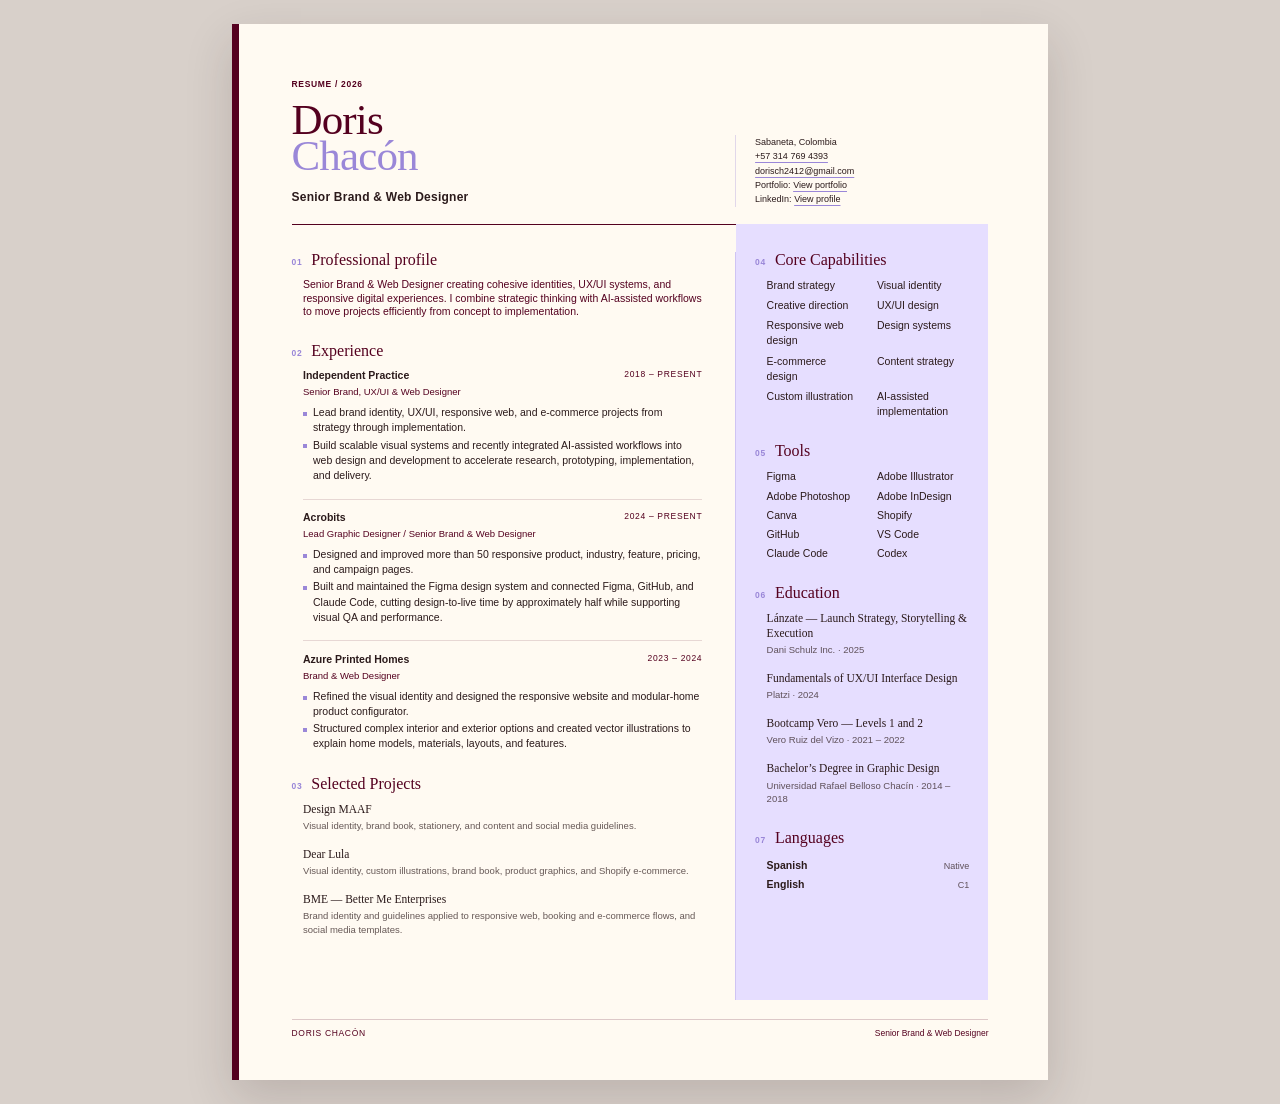
<file: index.html>
<!doctype html>
<html lang="en">
<head>
  <meta charset="utf-8">
  <meta name="viewport" content="width=device-width, initial-scale=1">
  <meta name="description" content="Resume of Doris Chacón, Senior Brand and Web Designer.">
  <title>Doris Chacón | Senior Brand &amp; Web Designer</title>
  <link rel="stylesheet" href="styles.css">
</head>
<body>
  <main class="resume" aria-labelledby="resume-name">
    <header class="resume-header">
      <div class="header-main">
        <p class="eyebrow">Resume / 2026</p>
        <h1 id="resume-name">Doris<br><span>Chacón</span></h1>
        <p class="role">Senior Brand &amp; Web Designer</p>
      </div>
      <address class="contact-list" aria-label="Contact information">
        <p>Sabaneta, Colombia</p>
        <p><a href="tel:+573147694393">+57 314 769 4393</a></p>
        <p><a href="mailto:dorisch2412@gmail.com">dorisch2412@gmail.com</a></p>
        <p>Portfolio: <a href="https://canva.link/eq16epe83hhs2fm">View portfolio</a></p>
        <p>LinkedIn: <a href="https://www.linkedin.com/in/doris-chacón">View profile</a></p>
      </address>
    </header>

    <div class="resume-grid">
      <div class="main-column">
        <section class="section profile" aria-labelledby="profile-heading">
          <div class="section-heading"><span class="section-index">01</span><h2 id="profile-heading">Professional profile</h2></div>
          <div class="section-content"><p class="profile-copy">Senior Brand &amp; Web Designer creating cohesive identities, UX/UI systems, and responsive digital experiences. I combine strategic thinking with AI-assisted workflows to move projects efficiently from concept to implementation.</p></div>
        </section>

        <section class="section experience" aria-labelledby="experience-heading">
          <div class="section-heading"><span class="section-index">02</span><h2 id="experience-heading">Experience</h2></div>
          <div class="section-content">
            <article class="experience-item">
              <div class="entry-header"><div><h3>Independent Practice</h3><p class="job-title">Senior Brand, UX/UI &amp; Web Designer</p></div><p class="date">2018 – PRESENT</p></div>
              <ul>
                <li>Lead brand identity, UX/UI, responsive web, and e-commerce projects from strategy through implementation.</li>
                <li>Build scalable visual systems and recently integrated AI-assisted workflows into web design and development to accelerate research, prototyping, implementation, and delivery.</li>
              </ul>
            </article>
            <article class="experience-item">
              <div class="entry-header"><div><h3>Acrobits</h3><p class="job-title">Lead Graphic Designer / Senior Brand &amp; Web Designer</p></div><p class="date">2024 – PRESENT</p></div>
              <ul>
                <li>Designed and improved more than 50 responsive product, industry, feature, pricing, and campaign pages.</li>
                <li>Built and maintained the Figma design system and connected Figma, GitHub, and Claude Code, cutting design-to-live time by approximately half while supporting visual QA and performance.</li>
              </ul>
            </article>
            <article class="experience-item">
              <div class="entry-header"><div><h3>Azure Printed Homes</h3><p class="job-title">Brand &amp; Web Designer</p></div><p class="date">2023 – 2024</p></div>
              <ul>
                <li>Refined the visual identity and designed the responsive website and modular-home product configurator.</li>
                <li>Structured complex interior and exterior options and created vector illustrations to explain home models, materials, layouts, and features.</li>
              </ul>
            </article>
          </div>
        </section>

        <section class="section projects" aria-labelledby="projects-heading">
          <div class="section-heading"><span class="section-index">03</span><h2 id="projects-heading">Selected Projects</h2></div>
          <div class="section-content">
            <article class="compact-item"><h3>Design MAAF</h3><p>Visual identity, brand book, stationery, and content and social media guidelines.</p></article>
            <article class="compact-item"><h3>Dear Lula</h3><p>Visual identity, custom illustrations, brand book, product graphics, and Shopify e-commerce.</p></article>
            <article class="compact-item"><h3>BME — Better Me Enterprises</h3><p>Brand identity and guidelines applied to responsive web, booking and e-commerce flows, and social media templates.</p></article>
          </div>
        </section>
      </div>

      <aside class="side-column" aria-label="Additional qualifications">
        <section class="section" aria-labelledby="capabilities-heading">
          <div class="section-heading"><span class="section-index">04</span><h2 id="capabilities-heading">Core Capabilities</h2></div>
          <div class="section-content"><ul class="capability-list">
            <li>Brand strategy</li><li>Visual identity</li><li>Creative direction</li><li>UX/UI design</li><li>Responsive web design</li><li>Design systems</li><li>E-commerce design</li><li>Content strategy</li><li>Custom illustration</li><li>AI-assisted implementation</li>
          </ul></div>
        </section>

        <section class="section" aria-labelledby="tools-heading">
          <div class="section-heading"><span class="section-index">05</span><h2 id="tools-heading">Tools</h2></div>
          <div class="section-content"><ul class="tools-list">
            <li>Figma</li><li>Adobe Illustrator</li><li>Adobe Photoshop</li><li>Adobe InDesign</li><li>Canva</li><li>Shopify</li><li>GitHub</li><li>VS Code</li><li>Claude Code</li><li>Codex</li>
          </ul></div>
        </section>

        <section class="section" aria-labelledby="education-heading">
          <div class="section-heading"><span class="section-index">06</span><h2 id="education-heading">Education</h2></div>
          <div class="section-content">
            <article class="compact-item"><h3>Lánzate — Launch Strategy, Storytelling &amp; Execution</h3><p>Dani Schulz Inc. · 2025</p></article>
            <article class="compact-item"><h3>Fundamentals of UX/UI Interface Design</h3><p>Platzi · 2024</p></article>
            <article class="compact-item"><h3>Bootcamp Vero — Levels 1 and 2</h3><p>Vero Ruiz del Vizo · 2021 – 2022</p></article>
            <article class="compact-item"><h3>Bachelor’s Degree in Graphic Design</h3><p>Universidad Rafael Belloso Chacín · 2014 – 2018</p></article>
          </div>
        </section>

        <section class="section languages" aria-labelledby="languages-heading">
          <div class="section-heading"><span class="section-index">07</span><h2 id="languages-heading">Languages</h2></div>
          <div class="section-content language-list"><p><strong>Spanish</strong><span>Native</span></p><p><strong>English</strong><span>C1</span></p></div>
        </section>
      </aside>
    </div>
    <footer class="resume-footer">Doris Chacón <span>Senior Brand &amp; Web Designer</span></footer>
  </main>
</body>
</html>
</file>
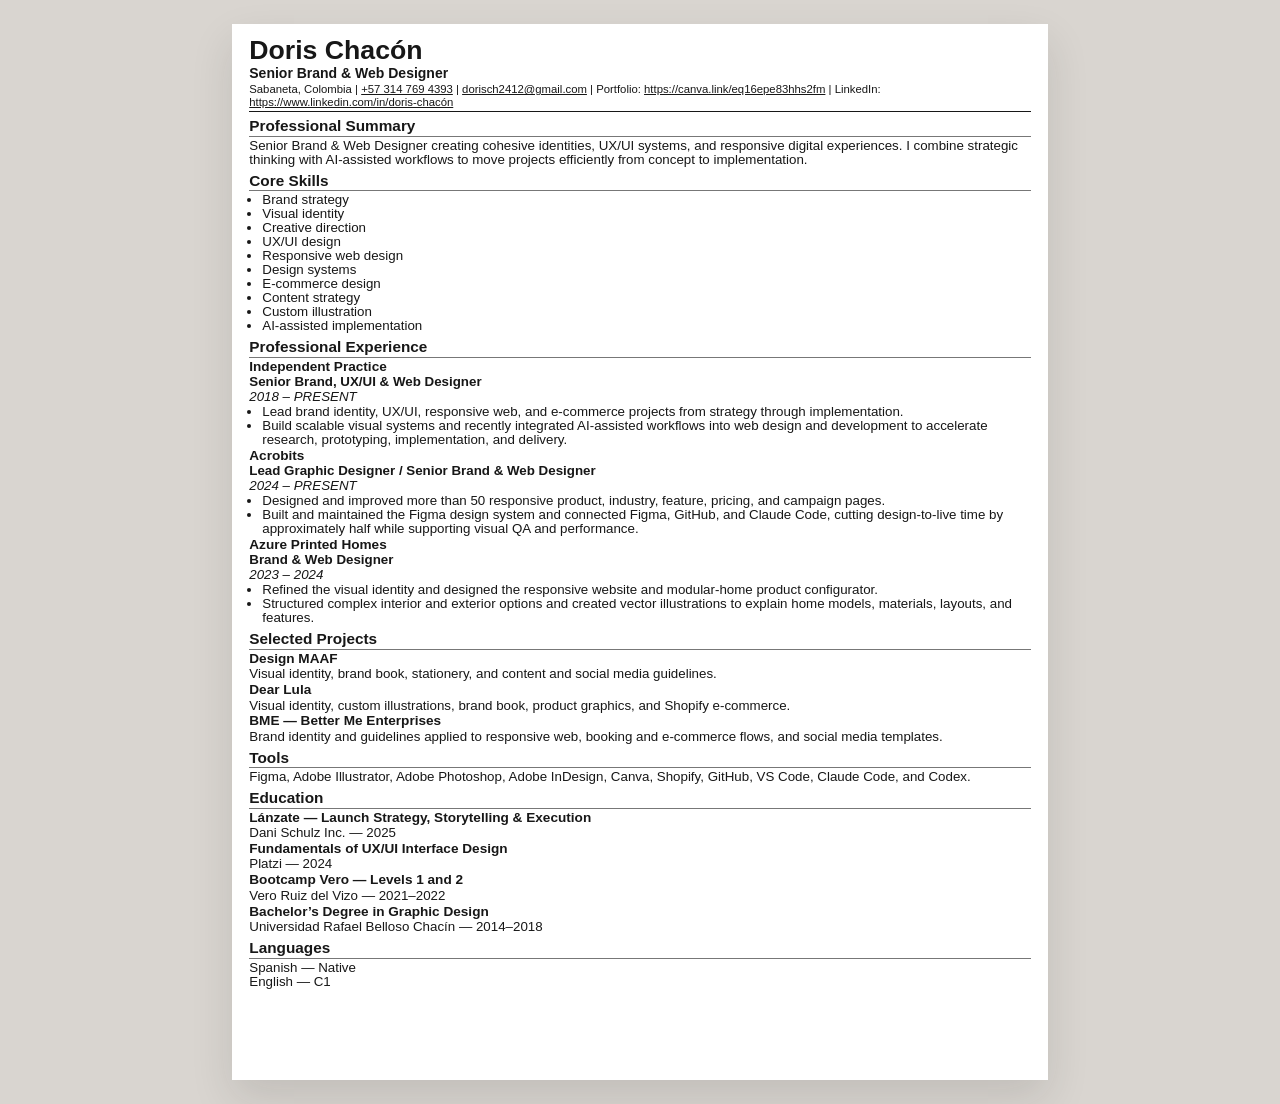
<file: ats.html>
<!doctype html>
<html lang="en">
<head>
  <meta charset="utf-8">
  <meta name="viewport" content="width=device-width, initial-scale=1">
  <meta name="description" content="ATS-friendly resume of Doris Chacón, Senior Brand and Web Designer.">
  <title>Doris Chacón | ATS Resume | Senior Brand &amp; Web Designer</title>
  <link rel="stylesheet" href="ats.css">
</head>
<body>
  <main class="ats-resume">
    <header>
      <h1>Doris Chacón</h1>
      <p class="headline">Senior Brand &amp; Web Designer</p>
      <div class="contact-information">
        <p>Sabaneta, Colombia</p>
        <p><a href="tel:+573147694393">+57 314 769 4393</a></p>
        <p><a href="mailto:dorisch2412@gmail.com">dorisch2412@gmail.com</a></p>
        <p>Portfolio: <a href="https://canva.link/eq16epe83hhs2fm">https://canva.link/eq16epe83hhs2fm</a></p>
        <p>LinkedIn: <a href="https://www.linkedin.com/in/doris-chacón">https://www.linkedin.com/in/doris-chacón</a></p>
      </div>
    </header>

    <section aria-labelledby="summary-heading">
      <h2 id="summary-heading">Professional Summary</h2>
      <p>Senior Brand &amp; Web Designer creating cohesive identities, UX/UI systems, and responsive digital experiences. I combine strategic thinking with AI-assisted workflows to move projects efficiently from concept to implementation.</p>
    </section>

    <section aria-labelledby="skills-heading">
      <h2 id="skills-heading">Core Skills</h2>
      <ul>
        <li>Brand strategy</li>
        <li>Visual identity</li>
        <li>Creative direction</li>
        <li>UX/UI design</li>
        <li>Responsive web design</li>
        <li>Design systems</li>
        <li>E-commerce design</li>
        <li>Content strategy</li>
        <li>Custom illustration</li>
        <li>AI-assisted implementation</li>
      </ul>
    </section>

    <section aria-labelledby="experience-heading">
      <h2 id="experience-heading">Professional Experience</h2>
      <article>
        <h3>Independent Practice</h3>
        <p class="role">Senior Brand, UX/UI &amp; Web Designer</p>
        <p class="dates">2018 – PRESENT</p>
        <ul>
          <li>Lead brand identity, UX/UI, responsive web, and e-commerce projects from strategy through implementation.</li>
          <li>Build scalable visual systems and recently integrated AI-assisted workflows into web design and development to accelerate research, prototyping, implementation, and delivery.</li>
        </ul>
      </article>
      <article>
        <h3>Acrobits</h3>
        <p class="role">Lead Graphic Designer / Senior Brand &amp; Web Designer</p>
        <p class="dates">2024 – PRESENT</p>
        <ul>
          <li>Designed and improved more than 50 responsive product, industry, feature, pricing, and campaign pages.</li>
          <li>Built and maintained the Figma design system and connected Figma, GitHub, and Claude Code, cutting design-to-live time by approximately half while supporting visual QA and performance.</li>
        </ul>
      </article>
      <article>
        <h3>Azure Printed Homes</h3>
        <p class="role">Brand &amp; Web Designer</p>
        <p class="dates">2023 – 2024</p>
        <ul>
          <li>Refined the visual identity and designed the responsive website and modular-home product configurator.</li>
          <li>Structured complex interior and exterior options and created vector illustrations to explain home models, materials, layouts, and features.</li>
        </ul>
      </article>
    </section>

    <section aria-labelledby="projects-heading">
      <h2 id="projects-heading">Selected Projects</h2>
      <article>
        <h3>Design MAAF</h3>
        <p>Visual identity, brand book, stationery, and content and social media guidelines.</p>
      </article>
      <article>
        <h3>Dear Lula</h3>
        <p>Visual identity, custom illustrations, brand book, product graphics, and Shopify e-commerce.</p>
      </article>
      <article>
        <h3>BME — Better Me Enterprises</h3>
        <p>Brand identity and guidelines applied to responsive web, booking and e-commerce flows, and social media templates.</p>
      </article>
    </section>

    <section aria-labelledby="tools-heading">
      <h2 id="tools-heading">Tools</h2>
      <p>Figma, Adobe Illustrator, Adobe Photoshop, Adobe InDesign, Canva, Shopify, GitHub, VS Code, Claude Code, and Codex.</p>
    </section>

    <section aria-labelledby="education-heading">
      <h2 id="education-heading">Education</h2>
      <article>
        <h3>Lánzate — Launch Strategy, Storytelling &amp; Execution</h3>
        <p>Dani Schulz Inc. — 2025</p>
      </article>
      <article>
        <h3>Fundamentals of UX/UI Interface Design</h3>
        <p>Platzi — 2024</p>
      </article>
      <article>
        <h3>Bootcamp Vero — Levels 1 and 2</h3>
        <p>Vero Ruiz del Vizo — 2021–2022</p>
      </article>
      <article>
        <h3>Bachelor’s Degree in Graphic Design</h3>
        <p>Universidad Rafael Belloso Chacín — 2014–2018</p>
      </article>
    </section>

    <section aria-labelledby="languages-heading">
      <h2 id="languages-heading">Languages</h2>
      <p>Spanish — Native</p>
      <p>English — C1</p>
    </section>
  </main>
</body>
</html>
</file>
<file: styles.css>
@page {
  size: Letter portrait;
  margin: 0;
}

:root {
  --ink: #2B1A1B;
  --wine: #54001F;
  --paper: #FFFAF2;
  --lilac: #E6DEFF;
  --violet: #9A87D8;
  --sidebar-bg: #E6DEFF;
  --hairline: rgba(84, 0, 31, 0.2);
  --soft-ink: rgba(43, 26, 27, 0.72);
}

* {
  box-sizing: border-box;
}

html {
  background: #d8d0ca;
  color: var(--ink);
  font-family: "Avenir Next", "Century Gothic", sans-serif;
  font-size: 10.5px;
  line-height: 1.45;
}

body {
  margin: 0;
}

a {
  color: inherit;
  text-decoration-color: var(--violet);
  text-decoration-thickness: 1px;
  text-underline-offset: 3px;
}

a:hover,
a:focus-visible {
  color: var(--wine);
}

.resume {
  width: 8.5in;
  height: 11in;
  max-height: 11in;
  margin: 24px auto;
  padding: 0.56in 0.62in 0.42in;
  background: var(--paper);
  box-shadow: 0 18px 45px rgba(43, 26, 27, 0.16);
  position: relative;
  overflow: visible;
  display: grid;
  grid-template-rows: auto 1fr auto;
}

.resume::before {
  content: "";
  position: absolute;
  inset: 0 auto 0 0;
  width: 7px;
  background: var(--wine);
}

.resume-header {
  display: grid;
  grid-template-columns: minmax(0, 1.62fr) minmax(0, 1fr);
  gap: 0.34in;
  align-items: end;
  padding-bottom: 0.18in;
  border-bottom: 1px solid var(--wine);
}

.eyebrow,
.section-index,
.date,
.muted,
.resume-footer {
  color: var(--wine);
  letter-spacing: 0.08em;
  text-transform: uppercase;
  font-size: 8.5px;
}

.eyebrow {
  margin: 0 0 12px;
  font-weight: 700;
}

h1,
h2,
h3,
p,
ul {
  margin-top: 0;
}

h1 {
  color: var(--wine);
  font-family: "Iowan Old Style", "Baskerville", Georgia, serif;
  font-size: 43px;
  font-weight: 400;
  letter-spacing: -0.02em;
  line-height: 0.84;
  margin: 0;
}

h1 span {
  color: var(--violet);
}

.role {
  font-size: 12px;
  font-weight: 700;
  letter-spacing: 0.02em;
  margin: 15px 0 0;
}

.contact-list {
  border-left: 1px solid rgba(154, 135, 216, 0.3);
  font-size: 9px;
  font-style: normal;
  line-height: 1.6;
  padding-left: 0.2in;
}

.contact-list p {
  margin: 0;
}

.placeholder {
  color: var(--wine);
  font-style: italic;
}

.resume-grid {
  display: grid;
  grid-template-columns: minmax(0, 1.62fr) minmax(0, 1fr);
  gap: 0.34in;
  padding-top: 0.28in;
  min-height: 0;
}

.main-column {
  min-width: 0;
}

.side-column {
  background: var(--sidebar-bg);
  border-left: 1px solid rgba(154, 135, 216, 0.3);
  min-width: 0;
  padding: 0 0.2in 0.24in;
  position: relative;
}

.side-column::before {
  background: var(--sidebar-bg);
  content: "";
  left: 0;
  position: absolute;
  right: 0;
  top: -28px;
  bottom: 0;
  z-index: 0;
}

.side-column > * {
  position: relative;
  z-index: 1;
}

.section {
  break-inside: avoid;
  margin-bottom: 0.25in;
}

.section:last-child {
  margin-bottom: 0;
}

.section-heading {
  align-items: baseline;
  display: flex;
  gap: 9px;
  margin-bottom: 0.1in;
}

.section-index {
  color: var(--violet);
  flex: 0 0 auto;
  font-weight: 700;
}

h2 {
  color: var(--wine);
  font-family: "Iowan Old Style", "Baskerville", Georgia, serif;
  font-size: 16px;
  font-weight: 400;
  line-height: 1;
  margin: 0;
}

.section-content {
  padding-left: 0.12in;
}

.section-content p {
  margin-bottom: 8px;
}

.section-content p:last-child {
  margin-bottom: 0;
}

.profile-copy {
  color: var(--wine);
  font-size: 10.5px;
  line-height: 1.32;
  margin: 0;
}

.profile .section-content {
  max-width: 620px;
}

.experience-item {
  border-top: 1px solid rgba(84, 0, 31, 0.14);
  padding: 0.12in 0 0;
  margin-bottom: 0.16in;
}

.experience-item:first-child {
  border-top: 0;
  padding-top: 0;
}

.experience-item:first-child {
  border-top: 0;
}

.experience-item:last-child {
  margin-bottom: 0;
}

.entry-header {
  align-items: start;
  display: grid;
  gap: 5px 10px;
  grid-template-columns: minmax(0, 1fr) auto;
  margin-bottom: 6px;
}

.entry-header > div {
  min-width: 0;
}

h3 {
  color: var(--ink);
  font-size: 10.5px;
  line-height: 1.25;
  margin: 0 0 3px;
}

.job-title {
  color: var(--wine);
  font-size: 9.5px;
  margin: 0;
}

.date {
  margin: 0;
  max-width: 170px;
  text-align: right;
  line-height: 1.35;
  white-space: normal;
}

.date span {
  color: var(--soft-ink);
  letter-spacing: 0;
  text-transform: none;
}

.experience-item ul {
  list-style: none;
  margin: 0;
  padding: 0;
}

.experience-item li {
  margin-bottom: 2px;
  padding-left: 10px;
  position: relative;
}

.experience-item li::before {
  background: var(--violet);
  content: "";
  height: 4px;
  left: 0;
  position: absolute;
  top: 0.65em;
  width: 4px;
}

.clients {
  color: var(--soft-ink);
  font-size: 9px;
  margin-bottom: 8px;
}

.capability-list {
  display: grid;
  grid-template-columns: repeat(2, minmax(0, 1fr));
  column-gap: 18px;
  row-gap: 5px;
  list-style: none;
  margin: 0;
  padding: 0;
}

.capability-list li {
  padding: 0;
}

.tools-list {
  display: grid;
  grid-template-columns: repeat(2, minmax(0, 1fr));
  column-gap: 18px;
  row-gap: 4px;
  list-style: none;
  margin: 0;
  padding: 0;
}

.compact-item {
  border-top: 0;
  padding: 7px 0;
}

.compact-item:first-child {
  border-top: 0;
  padding-top: 0;
}

.compact-item:last-child {
  padding-bottom: 0;
}

.compact-item h3 {
  font-family: "Iowan Old Style", "Baskerville", Georgia, serif;
  font-size: 11.5px;
  font-weight: 400;
}

.compact-item p {
  color: var(--soft-ink);
  font-size: 9.5px;
  margin: 2px 0 0;
}

.compact-item .muted {
  color: var(--wine);
  font-size: 8.5px;
  margin-top: 5px;
}

.language-list p {
  align-items: baseline;
  border-bottom: 0;
  display: flex;
  justify-content: space-between;
  margin: 0;
  padding: 2px 0;
}

.language-list span {
  color: var(--soft-ink);
  font-size: 9px;
}

.resume-footer {
  border-top: 1px solid var(--hairline);
  padding-top: 7px;
  position: static;
  grid-row: 3;
  margin-top: 0.2in;
  margin-left: 0;
  margin-right: 0;
}

.resume-footer span {
  float: right;
  letter-spacing: 0;
  text-transform: none;
}

@media (max-width: 780px) {
  html {
    font-size: 11px;
  }

  .resume {
    box-shadow: none;
    margin: 0;
    min-height: 100vh;
    height: auto;
    max-height: none;
    padding: 32px 24px 76px 29px;
    width: 100%;
    display: block;
  }

  .resume::before {
    width: 5px;
  }

  .resume-header {
    display: block;
    padding-bottom: 28px;
  }

  h1 {
    font-size: clamp(40px, 14vw, 62px);
  }

  .contact-list {
    border-left: 0;
    border-top: 1px solid var(--hairline);
    margin-top: 26px;
    padding: 16px 0 0;
  }

  .resume-grid {
    display: block;
    padding-top: 30px;
  }

  .side-column {
    background: transparent;
    border-left: 0;
    border-top: 1px solid var(--wine);
    margin-top: 34px;
    padding: 30px 0 0;
  }

  .side-column::before {
    display: none;
  }

  .section {
    margin-bottom: 34px;
  }

  .section-content {
    padding-left: 0;
  }

  .entry-header {
    display: block;
  }

  .date {
    margin-top: 8px;
    max-width: none;
    text-align: left;
  }

  .resume-footer {
    bottom: auto;
    left: auto;
    margin-top: 32px;
    position: static;
    right: auto;
  }
}

@media print {
  html {
    background: var(--paper);
    font-size: 12px;
    line-height: 1.3;
  }

  body {
    print-color-adjust: exact;
    -webkit-print-color-adjust: exact;
  }

  .resume {
    box-shadow: none;
    margin: 0;
    width: 8.5in;
    height: 11in;
    min-height: 0;
    max-height: 11in;
    overflow: visible;
    padding: 0.42in 0.52in 0.28in;
  }

  .resume-header {
    gap: 0.34in;
    padding-bottom: 0.16in;
  }

  h1 {
    font-size: 38px;
  }

  .role {
    margin-top: 8px;
  }

  .resume-grid {
    gap: 0.28in;
    padding-top: 0.16in;
  }

  h2 {
    font-size: 14px;
  }

  h3 {
    font-size: 9px;
  }

  .job-title,
  .clients,
  .compact-item p,
  .language-list span {
    font-size: 10px;
  }

  .date,
  .muted,
  .resume-footer,
  .eyebrow,
  .section-index {
    font-size: 8px;
  }

  .side-column {
    background: var(--sidebar-bg);
    padding: 28px 0.18in 0.18in;
  }

  .section {
    margin-bottom: 0.2in;
  }

  .section-heading {
    margin-bottom: 0.08in;
  }

  .profile-copy {
    font-size: 10px;
    margin-bottom: 3px;
  }

  .section-content p {
    margin-bottom: 3px;
  }

  .capability-list {
    column-gap: 8px;
  }

  .capability-list li {
    border-top: 0;
    padding: 3px 3px 3px 0;
  }

  .tools-list {
    column-gap: 8px;
    row-gap: 3px;
  }

  .experience-item {
    margin-bottom: 0.12in;
    padding-top: 0.09in;
  }

  .experience-item li {
    margin-bottom: 1px;
  }

  .compact-item {
    border-top: 0;
    padding: 3px 0;
  }

  .projects .compact-item {
    padding: 1px 0;
  }

  .resume-footer {
    margin-top: 0.16in;
  }

  a {
    text-decoration: none;
  }

  .section,
  .experience-item,
  .compact-item {
    break-inside: avoid;
  }

  @page {
    margin: 0;
  }
}
</file>
<file: ats.css>
@page {
  size: letter portrait;
  margin: 0;
}

:root {
  --page-width: 8.5in;
  --page-height: 11in;
  --page-padding-y: 0.12in;
  --page-padding-x: 0.18in;
  --page-bg: #ffffff;
  --canvas-bg: #d9d5d0;
  --ink: #171717;
  --rule: #777777;
  --shadow: 0 18px 40px rgba(23, 23, 23, 0.12);
}

* {
  box-sizing: border-box;
}

html {
  background: var(--canvas-bg);
  color: var(--ink);
  font-family: Arial, Helvetica, sans-serif;
  font-size: 10pt;
  line-height: 1.05;
}

body {
  margin: 0;
  padding: 24px 16px;
  background: var(--canvas-bg);
}

a {
  color: var(--ink);
  text-decoration: underline;
}

.ats-resume {
  width: min(100%, var(--page-width));
  min-height: var(--page-height);
  margin: 0 auto;
  padding: var(--page-padding-y) var(--page-padding-x);
  background: var(--page-bg);
  box-shadow: var(--shadow);
}

header {
  border-bottom: 1px solid var(--ink);
  margin-bottom: 5px;
  padding-bottom: 3px;
}

h1,
h2,
h3,
p,
ul {
  margin: 0;
}

h1 {
  font-size: 20pt;
  line-height: 1.05;
  margin-bottom: 2px;
}

.headline {
  font-size: 10.5pt;
  font-weight: 700;
  margin-bottom: 3px;
}

.contact-information {
  font-size: 8.5pt;
  line-height: 1.1;
}

.contact-information p {
  display: inline;
  margin: 0;
}

.contact-information p:not(:last-child)::after {
  content: " | ";
}

section {
  margin-bottom: 5px;
}

section:last-of-type {
  margin-bottom: 0;
}

h2 {
  border-bottom: 1px solid var(--rule);
  font-size: 11.5pt;
  line-height: 1.15;
  margin-bottom: 2px;
  padding-bottom: 1px;
}

h3 {
  font-size: 10.2pt;
  margin-bottom: 1px;
}

.role,
.dates {
  margin-bottom: 1px;
}

.role {
  font-weight: 700;
}

.dates {
  font-style: italic;
}

ul {
  margin-bottom: 0;
  padding-left: 13px;
}

li {
  margin-bottom: 0;
}

article {
  break-inside: avoid;
  page-break-inside: avoid;
  margin-bottom: 2px;
}

article:last-child {
  margin-bottom: 0;
}

@media (max-width: 900px) {
  html,
  body {
    background: #fff;
  }

  body {
    padding: 0;
  }

  .ats-resume {
    width: 100%;
    min-height: auto;
    box-shadow: none;
    padding: 24px 20px 32px;
  }
}

@media print {
  html,
  body {
    background: #fff;
  }

  body {
    padding: 0;
  }

  .ats-resume {
    width: var(--page-width);
    min-height: var(--page-height);
    margin: 0;
    padding: var(--page-padding-y) var(--page-padding-x);
    box-shadow: none;
  }

  header,
  section,
  article {
    break-inside: avoid;
  }
}
</file>
